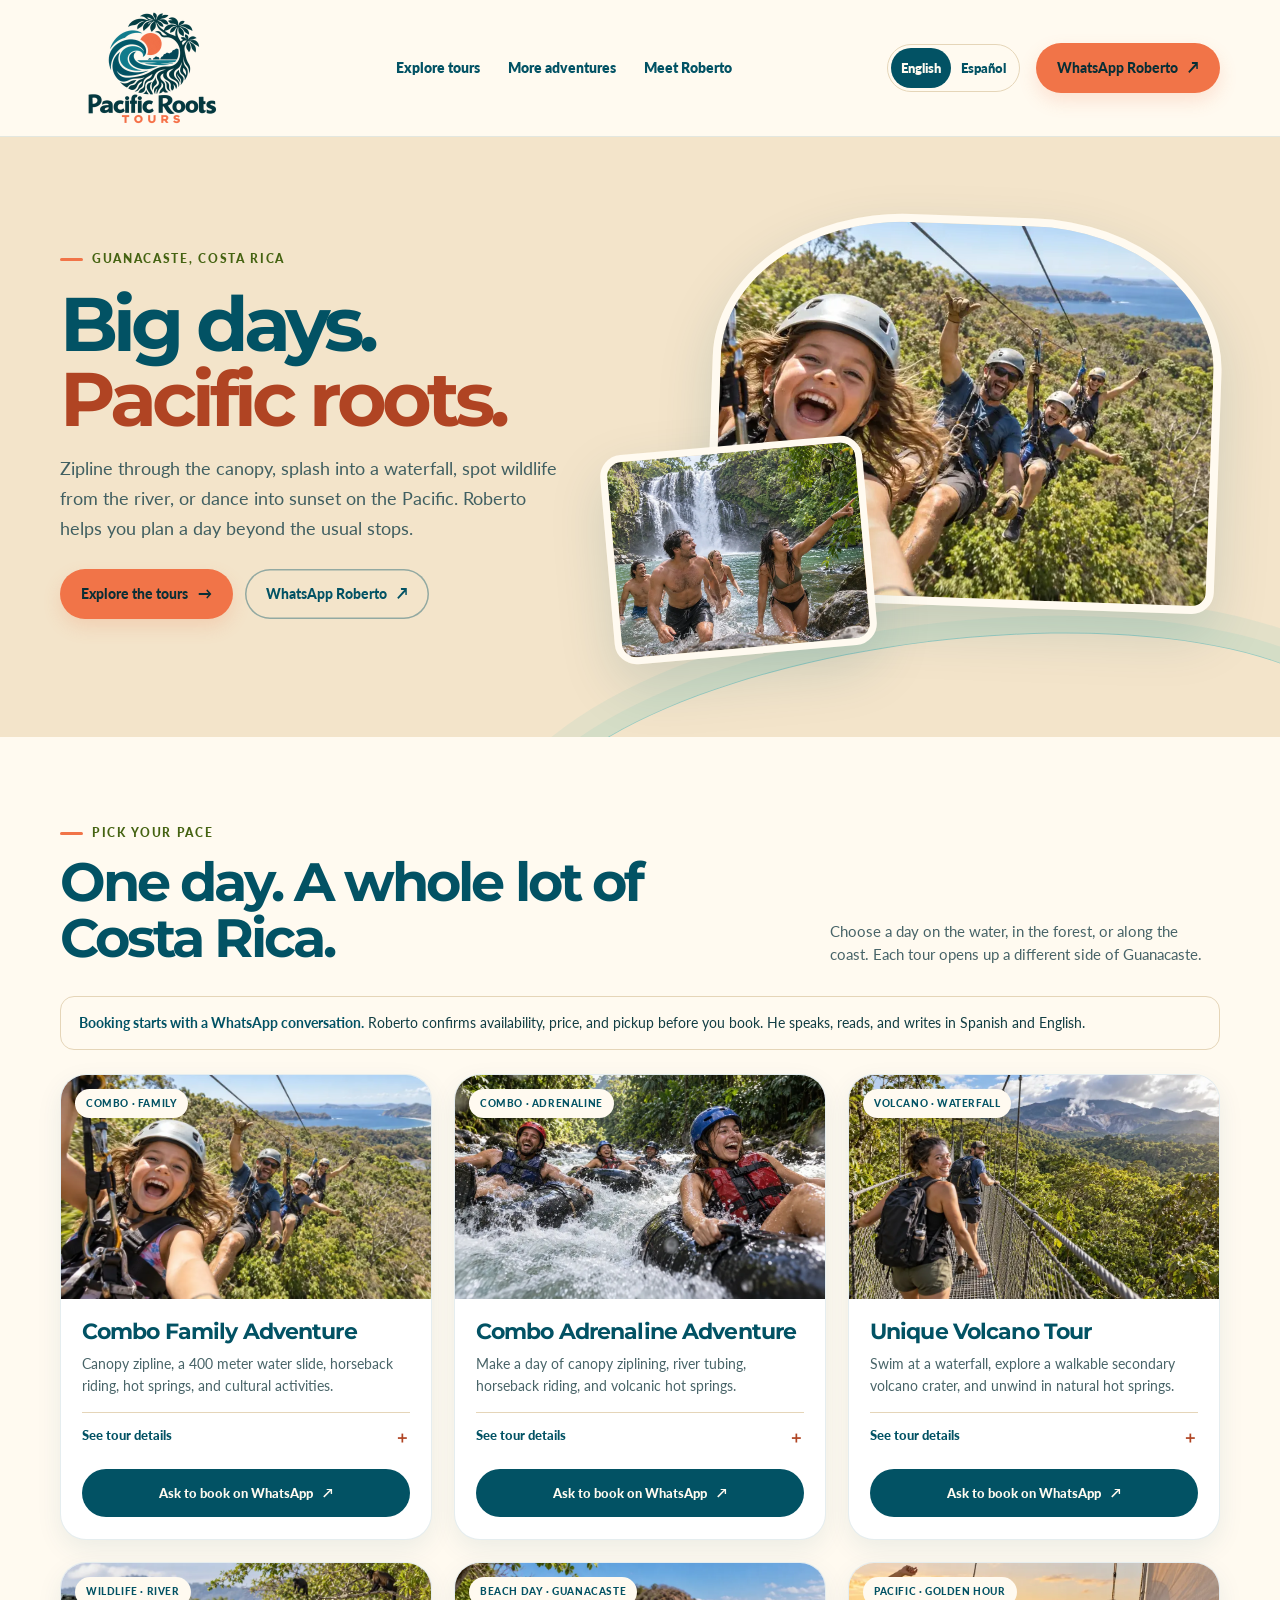
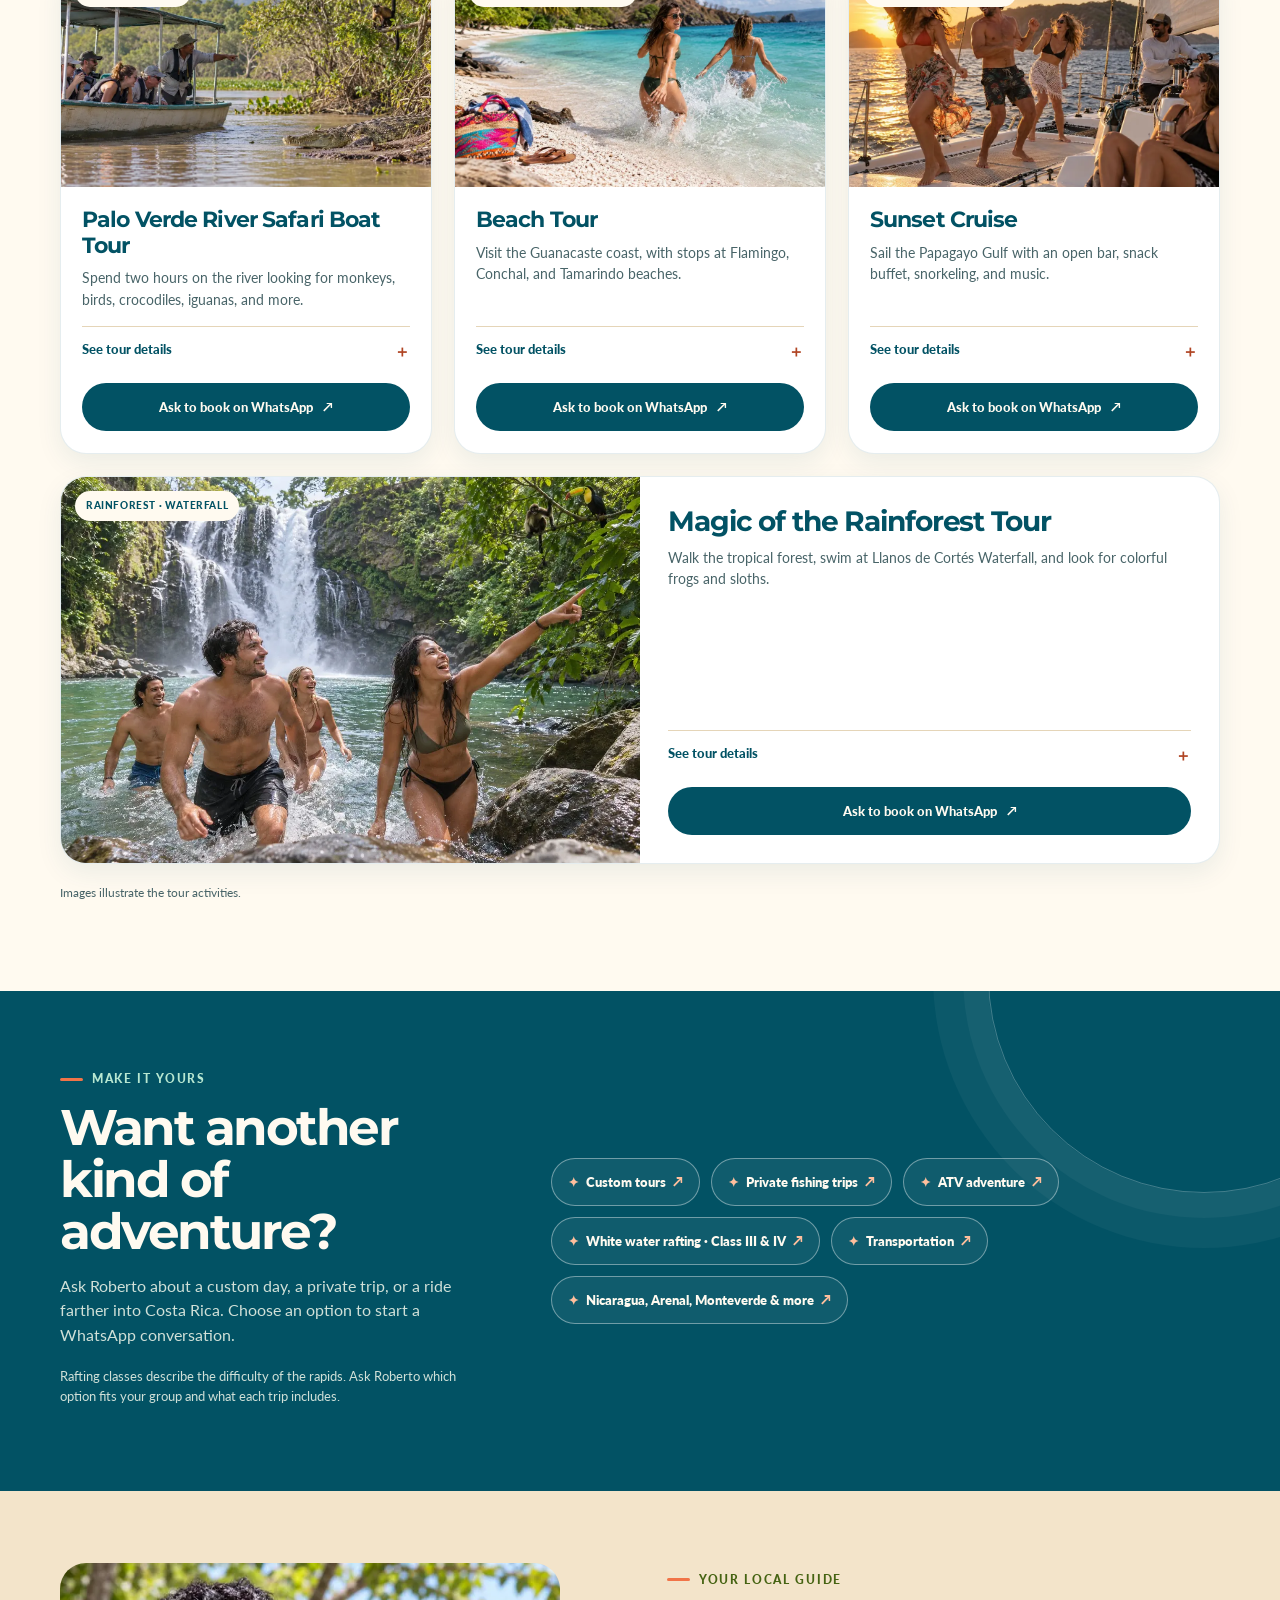
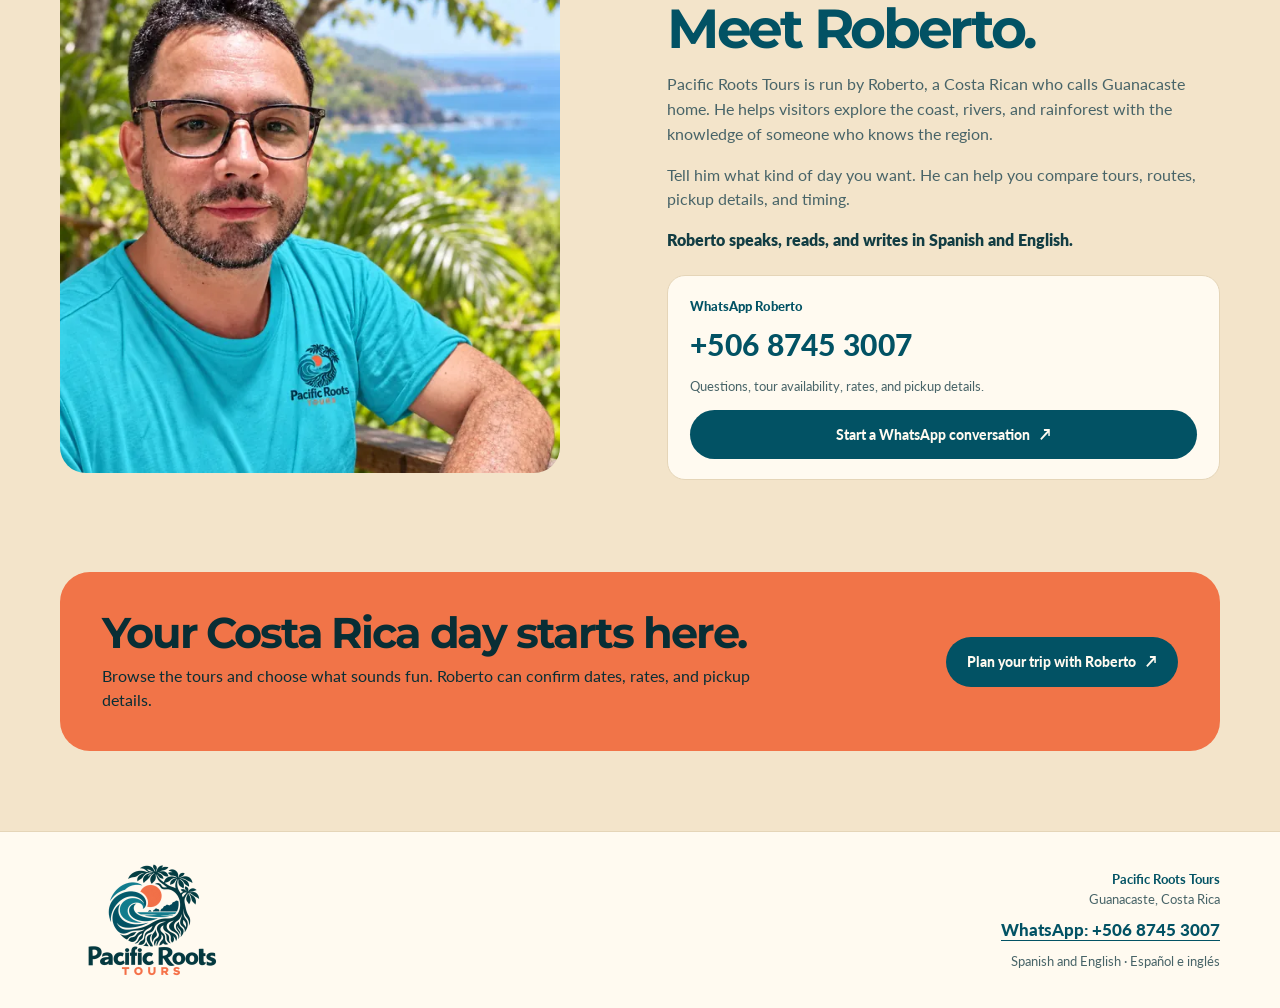
<file: index.html>
<!doctype html>
<html lang="en">
<head>
  <meta charset="utf-8">
  <meta name="viewport" content="width=device-width, initial-scale=1">
  <meta name="theme-color" content="#025264">
  <title>Pacific Roots Tours | Guanacaste, Costa Rica</title>
  <meta name="description" content="Explore Guanacaste with Roberto, your local Tico guide. Choose canopy and river adventures, waterfalls, wildlife, Pacific beaches, and sunset cruises.">
  <meta property="og:title" content="Pacific Roots Tours | Guanacaste, Costa Rica">
  <meta property="og:description" content="Canopy rides, river thrills, wildlife, waterfalls, beaches, and sunset cruises with local guide Roberto.">
  <meta property="og:type" content="website">
  <link rel="canonical" href="https://www.pacificrootstours.com/">
  <meta property="og:url" content="https://www.pacificrootstours.com/">

  <link rel="alternate" hreflang="en" href="https://www.pacificrootstours.com/">
  <link rel="alternate" hreflang="es" href="https://www.pacificrootstours.com/es/">
  <link rel="alternate" hreflang="x-default" href="https://www.pacificrootstours.com/">
  <meta property="og:locale" content="en_US">
  <meta property="og:locale:alternate" content="es_CR">
  <meta property="og:site_name" content="Pacific Roots Tours">
  <meta property="og:image" content="https://www.pacificrootstours.com/assets/family-zipline.webp">
  <meta property="og:image:width" content="1100">
  <meta property="og:image:height" content="550">
  <meta property="og:image:alt" content="Illustrative zipline adventure in Guanacaste, Costa Rica">
  <meta name="twitter:card" content="summary_large_image">
  <link rel="icon" type="image/webp" href="/assets/pacific-roots-logo-web.webp">
  <link rel="preconnect" href="https://fonts.googleapis.com">
  <link rel="preconnect" href="https://fonts.gstatic.com" crossorigin>
  <link href="https://fonts.googleapis.com/css2?family=Lato:wght@400;500;600;700;800;900&family=Montserrat:wght@600;700;800;900&display=swap" rel="stylesheet">
  <link rel="stylesheet" href="/assets/site.css">
  <script type="application/ld+json">{"@context":"https://schema.org","@graph":[{"@type":"TravelAgency","@id":"https://www.pacificrootstours.com/#business","name":"Pacific Roots Tours","url":"https://www.pacificrootstours.com/","logo":"https://www.pacificrootstours.com/assets/pacific-roots-logo-original.png","telephone":"+50687453007","areaServed":{"@type":"AdministrativeArea","name":"Guanacaste, Costa Rica"},"contactPoint":{"@type":"ContactPoint","telephone":"+50687453007","contactType":"Tour questions and booking requests","availableLanguage":["Spanish","English"],"url":"https://wa.me/50687453007"}},{"@type":"ItemList","name":"Pacific Roots Tours","itemListElement":[{"@type":"ListItem","position":1,"name":"Combo Family Adventure","url":"https://www.pacificrootstours.com/#family-adventure"},{"@type":"ListItem","position":2,"name":"Combo Adrenaline Adventure","url":"https://www.pacificrootstours.com/#adrenaline-adventure"},{"@type":"ListItem","position":3,"name":"Unique Volcano Tour","url":"https://www.pacificrootstours.com/#volcano-tour"},{"@type":"ListItem","position":4,"name":"Palo Verde River Safari Boat Tour","url":"https://www.pacificrootstours.com/#river-safari"},{"@type":"ListItem","position":5,"name":"Beach Tour","url":"https://www.pacificrootstours.com/#beach-tour"},{"@type":"ListItem","position":6,"name":"Sunset Cruise","url":"https://www.pacificrootstours.com/#sunset-cruise"},{"@type":"ListItem","position":7,"name":"Magic of the Rainforest Tour","url":"https://www.pacificrootstours.com/#rainforest-tour"}]}]}</script>
</head>
<body>
  <a class="skip-link" href="#top">Skip to main content</a>
  <header><div class="shell nav">
    <a class="brand" href="#top" aria-label="Pacific Roots Tours home"><img class="brand-logo" src="/assets/pacific-roots-logo-web.webp" alt="Pacific Roots Tours" width="1536" height="1024"></a>
    <nav class="nav-links" id="navLinks" aria-label="Main navigation"><a href="#tours">Explore tours</a><a href="#more">More adventures</a><a href="#roberto">Meet Roberto</a><a class="nav-contact" href="https://wa.me/50687453007?text=Hi%20Roberto!%20Could%20you%20help%20me%20plan%20a%20tour%20and%20confirm%20availability%2C%20rates%2C%20and%20pickup%3F" target="_blank" rel="noopener noreferrer">WhatsApp Roberto</a></nav>
    <div class="nav-actions"><nav class="language-switch" aria-label="Website language"><a href="/#top" lang="en" hreflang="en" aria-current="page">English</a><a href="/es/#top" lang="es" hreflang="es">Español</a></nav>
    <a class="button nav-cta" href="https://wa.me/50687453007?text=Hi%20Roberto!%20Could%20you%20help%20me%20plan%20a%20tour%20and%20confirm%20availability%2C%20rates%2C%20and%20pickup%3F" target="_blank" rel="noopener noreferrer">WhatsApp Roberto <span aria-hidden="true">↗</span></a>
    <button class="menu" id="menu" aria-label="Open menu" aria-expanded="false" aria-controls="navLinks">☰</button>
    </div>
  </div></header>
  <main id="top" tabindex="-1">
    <section class="hero"><div class="shell hero-grid">
      <div><span class="eyebrow">Guanacaste, Costa Rica</span><h1>Big days. <em>Pacific roots.</em></h1><p class="hero-copy">Zipline through the canopy, splash into a waterfall, spot wildlife from the river, or dance into sunset on the Pacific. Roberto helps you plan a day beyond the usual stops.</p><div class="actions"><a class="button" href="#tours">Explore the tours <span aria-hidden="true">→</span></a><a class="button outline" href="https://wa.me/50687453007?text=Hi%20Roberto!%20Could%20you%20help%20me%20plan%20a%20tour%20and%20confirm%20availability%2C%20rates%2C%20and%20pickup%3F" target="_blank" rel="noopener noreferrer">WhatsApp Roberto <span aria-hidden="true">↗</span></a></div></div>
      <div class="hero-photos" aria-label="Guests enjoying adventures in Guanacaste"><img class="hero-main" fetchpriority="high" src="/assets/family-zipline.webp" width="1100" height="550" alt="Family laughing together as they zipline over Guanacaste"><img class="hero-inset" src="/assets/rainforest-waterfall.webp" width="1100" height="733" alt="Travelers splashing beneath a Costa Rican waterfall"></div>
    </div></section>
    <section class="tour-section" id="tours"><div class="shell"><div class="section-head"><div><span class="eyebrow">Pick your pace</span><h2>One day. A whole lot of Costa Rica.</h2></div><p>Choose a day on the water, in the forest, or along the coast. Each tour opens up a different side of Guanacaste.</p></div>
      <p class="booking-help"><strong>Booking starts with a WhatsApp conversation.</strong> Roberto confirms availability, price, and pickup before you book. He speaks, reads, and writes in Spanish and English.</p>
      <div class="tour-grid">
        <article class="tour-card" id="family-adventure"><div class="tour-photo"><span class="tag">Combo · family</span><img src="/assets/family-zipline.webp" width="1100" height="550" alt="A family enjoying a canopy zipline above Guanacaste" loading="lazy"></div><div class="tour-content"><h3>Combo Family Adventure</h3><p>Canopy zipline, a 400 meter water slide, horseback riding, hot springs, and cultural activities.</p><details class="details"><summary>See tour details</summary><ul><li>Ziplining Canopy Tour</li><li>400 meters water slide thru the forest</li><li>45 minutes horseback riding</li><li>Hot Springs with volcanic mud</li><li>Pottery, sugar cane, bakery, coffee, and chocolate experiences</li></ul></details><a class="button deep tour-booking" href="https://wa.me/50687453007?text=Hi%20Roberto!%20I'd%20like%20to%20book%20the%20Combo%20Family%20Adventure.%20Could%20you%20confirm%20availability%2C%20rates%2C%20and%20pickup%20details%3F" target="_blank" rel="noopener noreferrer" aria-label="Ask to book on WhatsApp: Combo Family Adventure">Ask to book on WhatsApp <span aria-hidden="true">↗</span></a></div></article>
        <article class="tour-card" id="adrenaline-adventure"><div class="tour-photo"><span class="tag">Combo · adrenaline</span><img src="/assets/water-rapids.webp" width="1100" height="733" alt="Guests laughing as they ride inner tubes through Costa Rica rapids" loading="lazy"></div><div class="tour-content"><h3>Combo Adrenaline Adventure</h3><p>Make a day of canopy ziplining, river tubing, horseback riding, and volcanic hot springs.</p><details class="details"><summary>See tour details</summary><ul><li>Ziplining Canopy Tour</li><li>White Water Tubing</li><li>30 minutes horseback riding</li><li>Hot Springs with volcanic mud</li></ul></details><a class="button deep tour-booking" href="https://wa.me/50687453007?text=Hi%20Roberto!%20I'd%20like%20to%20book%20the%20Combo%20Adrenaline%20Adventure.%20Could%20you%20confirm%20availability%2C%20rates%2C%20and%20pickup%20details%3F" target="_blank" rel="noopener noreferrer" aria-label="Ask to book on WhatsApp: Combo Adrenaline Adventure">Ask to book on WhatsApp <span aria-hidden="true">↗</span></a></div></article>
        <article class="tour-card" id="volcano-tour"><div class="tour-photo"><span class="tag">Volcano · waterfall</span><img src="/assets/hanging-bridges.webp" width="1100" height="619" alt="Travelers crossing a hanging bridge in Costa Rica's rainforest" loading="lazy"></div><div class="tour-content"><h3>Unique Volcano Tour</h3><p>Swim at a waterfall, explore a walkable secondary volcano crater, and unwind in natural hot springs.</p><details class="details"><summary>See tour details</summary><ul><li>Natural pool with a waterfall</li><li>Optional Zipline Canopy Tour</li><li>Horseback riding or tractor ride</li><li>Walkable secondary volcano crater</li><li>Hot springs, volcanic mud, and sauna</li><li>Rainforest hike with a hanging bridge</li></ul></details><a class="button deep tour-booking" href="https://wa.me/50687453007?text=Hi%20Roberto!%20I'd%20like%20to%20book%20the%20Unique%20Volcano%20Tour.%20Could%20you%20confirm%20availability%2C%20rates%2C%20and%20pickup%20details%3F" target="_blank" rel="noopener noreferrer" aria-label="Ask to book on WhatsApp: Unique Volcano Tour">Ask to book on WhatsApp <span aria-hidden="true">↗</span></a></div></article>
        <article class="tour-card" id="river-safari"><div class="tour-photo"><span class="tag">Wildlife · river</span><img src="/assets/palo-verde-river.webp" width="1100" height="619" alt="Guests spot a crocodile from a safari boat on the Tempisque River" loading="lazy"></div><div class="tour-content"><h3>Palo Verde River Safari Boat Tour</h3><p>Spend two hours on the river looking for monkeys, birds, crocodiles, iguanas, and more.</p><details class="details"><summary>See tour details</summary><ul><li>2 hours river safari</li><li>Wildlife sightseeing</li><li>Typical lunch cooked on a wood stove</li><li>Pottery and coffee presentation</li></ul></details><a class="button deep tour-booking" href="https://wa.me/50687453007?text=Hi%20Roberto!%20I'd%20like%20to%20book%20the%20Palo%20Verde%20River%20Safari%20Boat%20Tour.%20Could%20you%20confirm%20availability%2C%20rates%2C%20and%20pickup%20details%3F" target="_blank" rel="noopener noreferrer" aria-label="Ask to book on WhatsApp: Palo Verde River Safari Boat Tour">Ask to book on WhatsApp <span aria-hidden="true">↗</span></a></div></article>
        <article class="tour-card" id="beach-tour"><div class="tour-photo"><span class="tag">Beach day · Guanacaste</span><img src="/assets/beach-day.webp" width="1100" height="733" alt="Friends splashing in clear turquoise water on a Costa Rica beach" loading="lazy"></div><div class="tour-content"><h3>Beach Tour</h3><p>Visit the Guanacaste coast, with stops at Flamingo, Conchal, and Tamarindo beaches.</p><details class="details"><summary>See tour details</summary><ul><li>Flamingo Beach</li><li>Conchal Beach</li><li>Tamarindo Beach</li><li>Optional surf lessons</li></ul></details><a class="button deep tour-booking" href="https://wa.me/50687453007?text=Hi%20Roberto!%20I'd%20like%20to%20book%20the%20Beach%20Tour.%20Could%20you%20confirm%20availability%2C%20rates%2C%20and%20pickup%20details%3F" target="_blank" rel="noopener noreferrer" aria-label="Ask to book on WhatsApp: Beach Tour">Ask to book on WhatsApp <span aria-hidden="true">↗</span></a></div></article>
        <article class="tour-card" id="sunset-cruise"><div class="tour-photo"><span class="tag">Pacific · golden hour</span><img src="/assets/sunset-cruise.webp" width="1100" height="619" alt="Guests dancing together on a sunset cruise in Papagayo Gulf" loading="lazy"></div><div class="tour-content"><h3>Sunset Cruise</h3><p>Sail the Papagayo Gulf with an open bar, snack buffet, snorkeling, and music.</p><details class="details"><summary>See tour details</summary><ul><li>Sightseeing tour on the Papagayo Gulf</li><li>Open Bar, Snack Buffet, Snorkeling &amp; Music</li><li>Choose the upper deck for the breeze or lower deck for less sun</li></ul></details><a class="button deep tour-booking" href="https://wa.me/50687453007?text=Hi%20Roberto!%20I'd%20like%20to%20book%20the%20Sunset%20Cruise.%20Could%20you%20confirm%20availability%2C%20rates%2C%20and%20pickup%20details%3F" target="_blank" rel="noopener noreferrer" aria-label="Ask to book on WhatsApp: Sunset Cruise">Ask to book on WhatsApp <span aria-hidden="true">↗</span></a></div></article>
        <article class="tour-card" id="rainforest-tour"><div class="tour-photo"><span class="tag">Rainforest · waterfall</span><img src="/assets/rainforest-waterfall.webp" width="1100" height="733" alt="Travelers enjoying the water at a rainforest waterfall in Costa Rica" loading="lazy"></div><div class="tour-content"><h3>Magic of the Rainforest Tour</h3><p>Walk the tropical forest, swim at Llanos de Cortés Waterfall, and look for colorful frogs and sloths.</p><details class="details"><summary>See tour details</summary><ul><li>Swim at the famous Llanos de Cortes Waterfall</li><li>Tropical Rain Forest hike with flora and fauna observation</li><li>Botanical Garden with colorful frogs and a high possibility to spot sloths</li><li>Coffee experience</li></ul></details><a class="button deep tour-booking" href="https://wa.me/50687453007?text=Hi%20Roberto!%20I'd%20like%20to%20book%20the%20Magic%20of%20the%20Rainforest%20Tour.%20Could%20you%20confirm%20availability%2C%20rates%2C%20and%20pickup%20details%3F" target="_blank" rel="noopener noreferrer" aria-label="Ask to book on WhatsApp: Magic of the Rainforest Tour">Ask to book on WhatsApp <span aria-hidden="true">↗</span></a></div></article>
      </div>
      <p class="image-note">Images illustrate the tour activities.</p>
    </div></section>
    <section class="more" id="more"><div class="shell more-grid"><div><span class="eyebrow">Make it yours</span><h2>Want another kind of adventure?</h2><p>Ask Roberto about a custom day, a private trip, or a ride farther into Costa Rica. Choose an option to start a WhatsApp conversation.</p><p class="service-note">Rafting classes describe the difficulty of the rapids. Ask Roberto which option fits your group and what each trip includes.</p></div><div class="pills"><a class="pill" href="https://wa.me/50687453007?text=Hi%20Roberto!%20I'd%20like%20to%20ask%20about%20Custom%20tours.%20Could%20you%20share%20availability%20and%20rates%3F" target="_blank" rel="noopener noreferrer" aria-label="Ask Roberto about Custom tours on WhatsApp"><b aria-hidden="true">✦</b><span class="pill-label">Custom tours</span> <span aria-hidden="true">↗</span></a><a class="pill" href="https://wa.me/50687453007?text=Hi%20Roberto!%20I'd%20like%20to%20ask%20about%20Private%20fishing%20trips.%20Could%20you%20share%20availability%20and%20rates%3F" target="_blank" rel="noopener noreferrer" aria-label="Ask Roberto about Private fishing trips on WhatsApp"><b aria-hidden="true">✦</b><span class="pill-label">Private fishing trips</span> <span aria-hidden="true">↗</span></a><a class="pill" href="https://wa.me/50687453007?text=Hi%20Roberto!%20I'd%20like%20to%20ask%20about%20ATV%20adventure.%20Could%20you%20share%20availability%20and%20rates%3F" target="_blank" rel="noopener noreferrer" aria-label="Ask Roberto about ATV adventure on WhatsApp"><b aria-hidden="true">✦</b><span class="pill-label">ATV adventure</span> <span aria-hidden="true">↗</span></a><a class="pill" href="https://wa.me/50687453007?text=Hi%20Roberto!%20I'd%20like%20to%20ask%20about%20White%20water%20rafting%20%C2%B7%20Class%20III%20%26%20IV.%20Could%20you%20share%20availability%20and%20rates%3F" target="_blank" rel="noopener noreferrer" aria-label="Ask Roberto about White water rafting · Class III &amp; IV on WhatsApp"><b aria-hidden="true">✦</b><span class="pill-label">White water rafting · Class III &amp; IV</span> <span aria-hidden="true">↗</span></a><a class="pill" href="https://wa.me/50687453007?text=Hi%20Roberto!%20I'd%20like%20to%20ask%20about%20Transportation.%20Could%20you%20share%20availability%20and%20rates%3F" target="_blank" rel="noopener noreferrer" aria-label="Ask Roberto about Transportation on WhatsApp"><b aria-hidden="true">✦</b><span class="pill-label">Transportation</span> <span aria-hidden="true">↗</span></a><a class="pill" href="https://wa.me/50687453007?text=Hi%20Roberto!%20I'd%20like%20to%20ask%20about%20Nicaragua%2C%20Arenal%2C%20Monteverde%20%26%20more.%20Could%20you%20share%20availability%20and%20rates%3F" target="_blank" rel="noopener noreferrer" aria-label="Ask Roberto about Nicaragua, Arenal, Monteverde &amp; more on WhatsApp"><b aria-hidden="true">✦</b><span class="pill-label">Nicaragua, Arenal, Monteverde &amp; more</span> <span aria-hidden="true">↗</span></a></div></div></section>
    <section class="roberto" id="roberto"><div class="shell roberto-grid"><div class="roberto-photo"><img src="/assets/roberto-coastal.webp" width="599" height="610" alt="Roberto, your Costa Rican guide with Pacific Roots Tours" loading="lazy"></div><div class="roberto-copy"><span class="eyebrow">Your local guide</span><h2>Meet Roberto.</h2><p>Pacific Roots Tours is run by Roberto, a Costa Rican who calls Guanacaste home. He helps visitors explore the coast, rivers, and rainforest with the knowledge of someone who knows the region.</p><p>Tell him what kind of day you want. He can help you compare tours, routes, pickup details, and timing.</p><p class="languages">Roberto speaks, reads, and writes in Spanish and English.</p><div class="contact-card"><span class="contact-label">WhatsApp Roberto</span><a class="contact-number" href="https://wa.me/50687453007?text=Hi%20Roberto!%20Could%20you%20help%20me%20plan%20a%20tour%20and%20confirm%20availability%2C%20rates%2C%20and%20pickup%3F" target="_blank" rel="noopener noreferrer">+506 8745 3007</a><p>Questions, tour availability, rates, and pickup details.</p><a class="button deep" href="https://wa.me/50687453007?text=Hi%20Roberto!%20Could%20you%20help%20me%20plan%20a%20tour%20and%20confirm%20availability%2C%20rates%2C%20and%20pickup%3F" target="_blank" rel="noopener noreferrer">Start a WhatsApp conversation <span aria-hidden="true">↗</span></a></div></div></div></section>
    <section class="plan" id="plan"><div class="shell"><div class="plan-card"><div class="plan-copy"><h2>Your Costa Rica day starts here.</h2><p>Browse the tours and choose what sounds fun. Roberto can confirm dates, rates, and pickup details.</p></div><a class="button deep" href="https://wa.me/50687453007?text=Hi%20Roberto!%20I'd%20like%20to%20book%20a%20Pacific%20Roots%20tour.%20Could%20you%20help%20me%20with%20dates%2C%20rates%2C%20and%20pickup%3F" target="_blank" rel="noopener noreferrer">Plan your trip with Roberto <span aria-hidden="true">↗</span></a></div></div></section>
  </main>
  <footer><div class="shell footer-row"><a class="brand footer-brand" href="#top" aria-label="Pacific Roots Tours home"><img class="brand-logo" src="/assets/pacific-roots-logo-web.webp" alt="Pacific Roots Tours" width="1536" height="1024"></a><div class="footer-note"><strong>Pacific Roots Tours</strong><br>Guanacaste, Costa Rica<br><a href="https://wa.me/50687453007?text=Hi%20Roberto!%20Could%20you%20help%20me%20plan%20a%20tour%20and%20confirm%20availability%2C%20rates%2C%20and%20pickup%3F" target="_blank" rel="noopener noreferrer">WhatsApp: +506 8745 3007</a><br>Spanish and English · Español e inglés</div></div></footer>
  <script>

    const m=document.getElementById('menu'),n=document.getElementById('navLinks');
    if(m&&n){
      document.documentElement.classList.add('has-js');
      const closeMenu=()=>{n.classList.remove('open');m.setAttribute('aria-expanded','false');m.setAttribute('aria-label','Open menu');m.textContent='☰'};
      m.addEventListener('click',()=>{const open=n.classList.toggle('open');m.setAttribute('aria-expanded',String(open));m.setAttribute('aria-label',open?'Close menu':'Open menu');m.textContent=open?'×':'☰'});
      n.querySelectorAll('a').forEach(a=>a.addEventListener('click',closeMenu));
      document.addEventListener('keydown',e=>{if(e.key==='Escape'&&n.classList.contains('open')){closeMenu();m.focus()}});
    }
  </script>
</body>
</html>
</file>
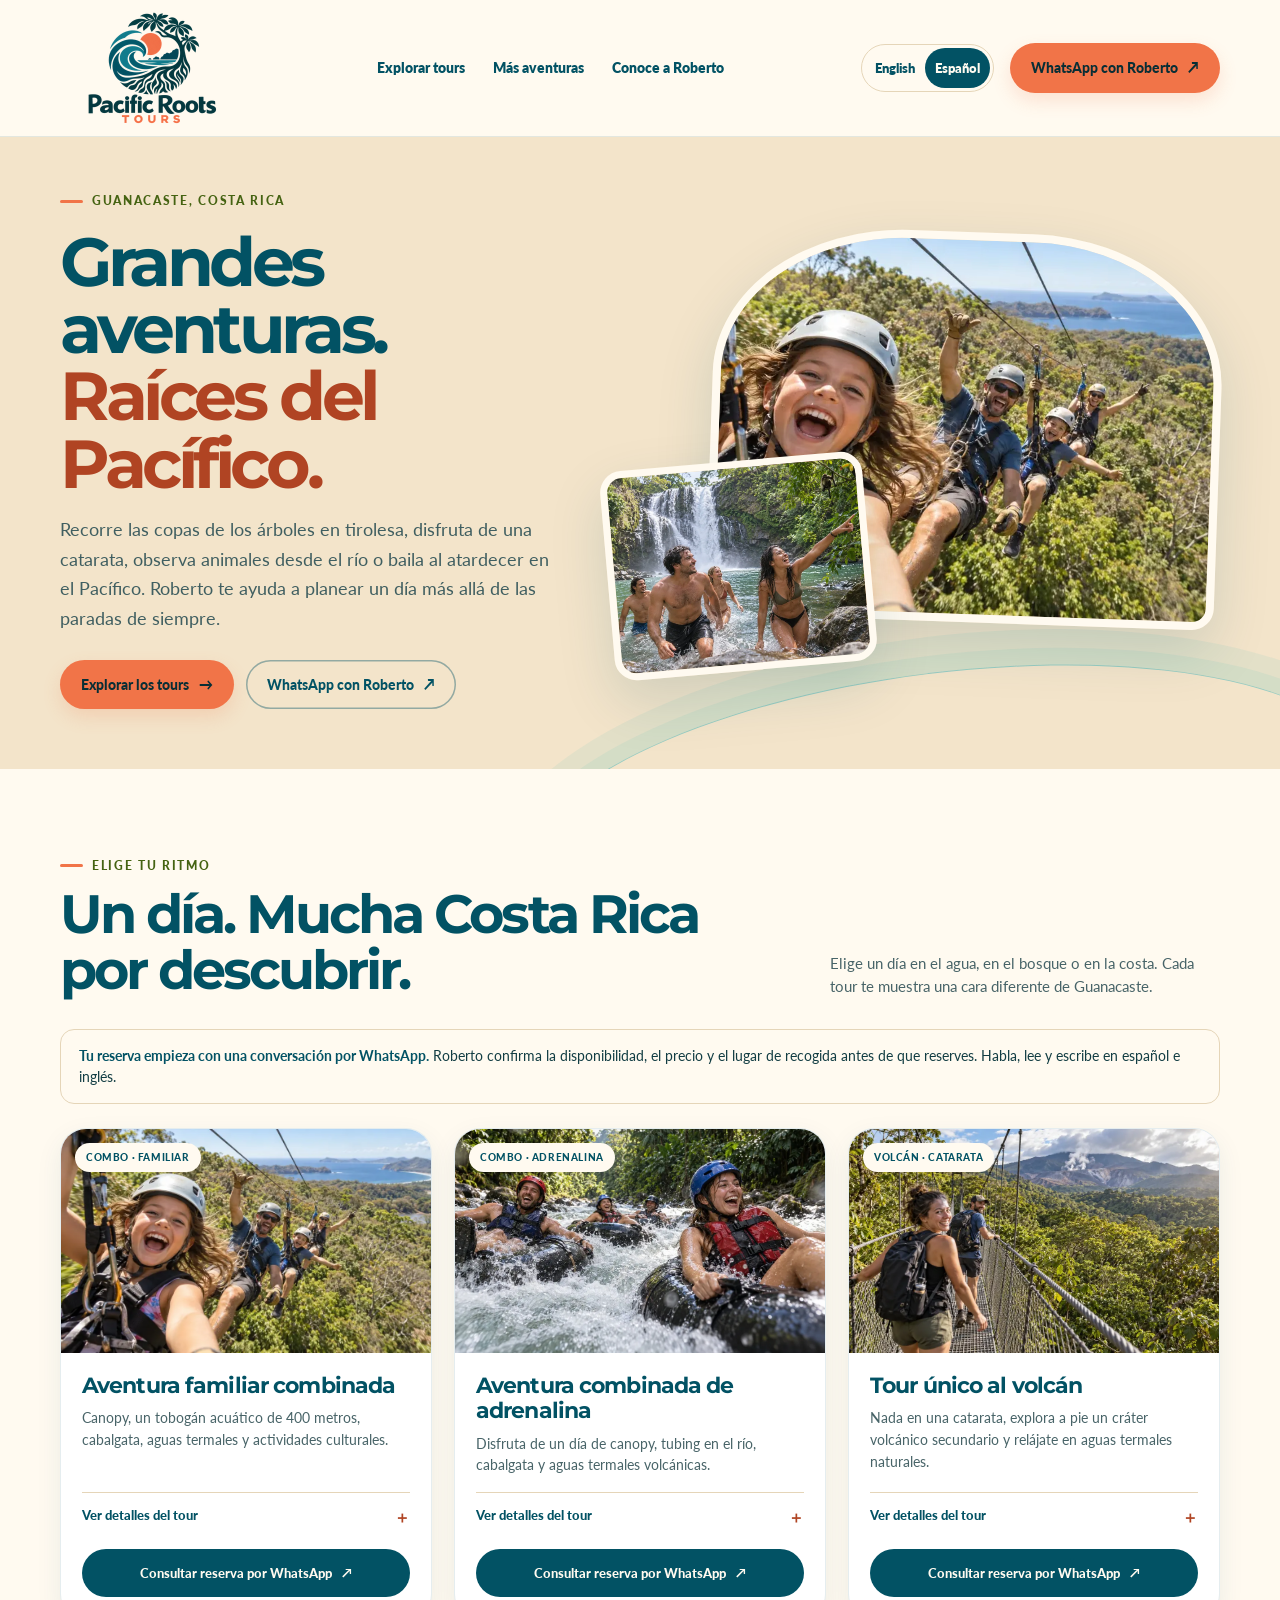
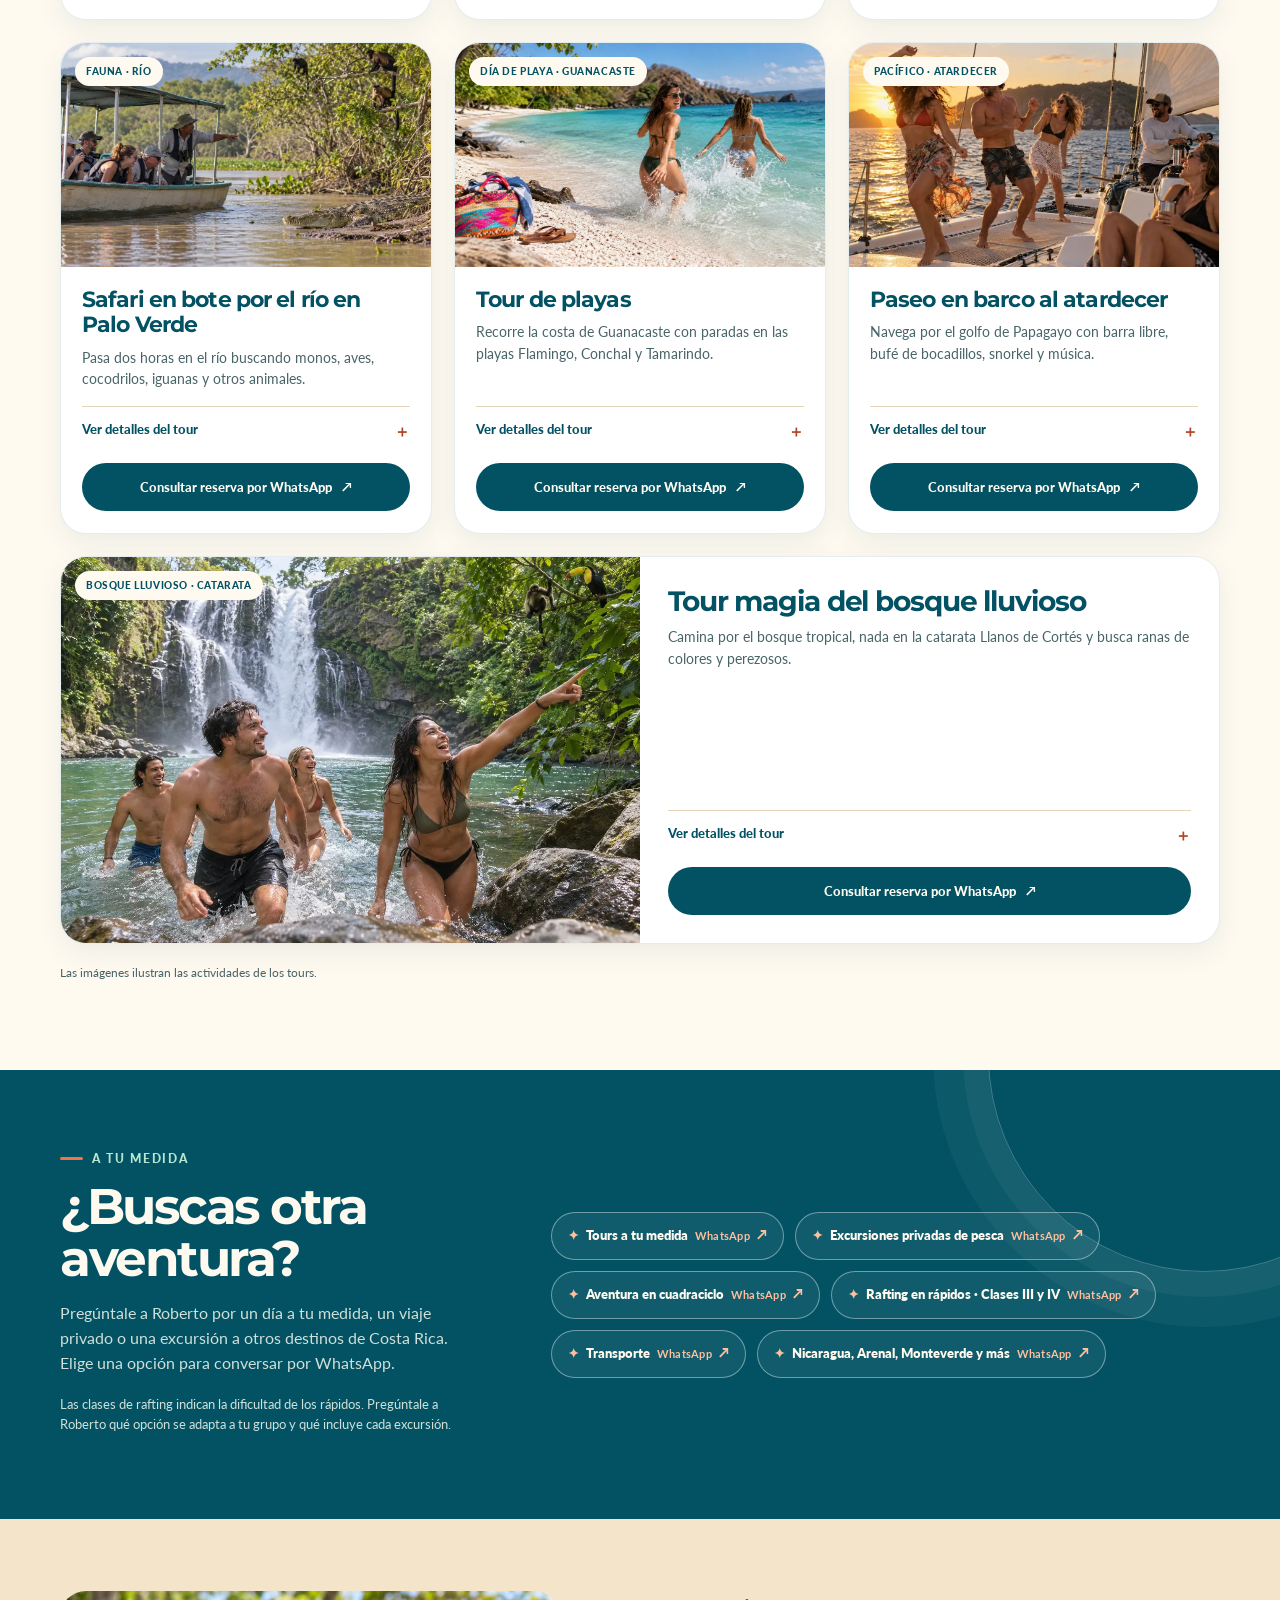
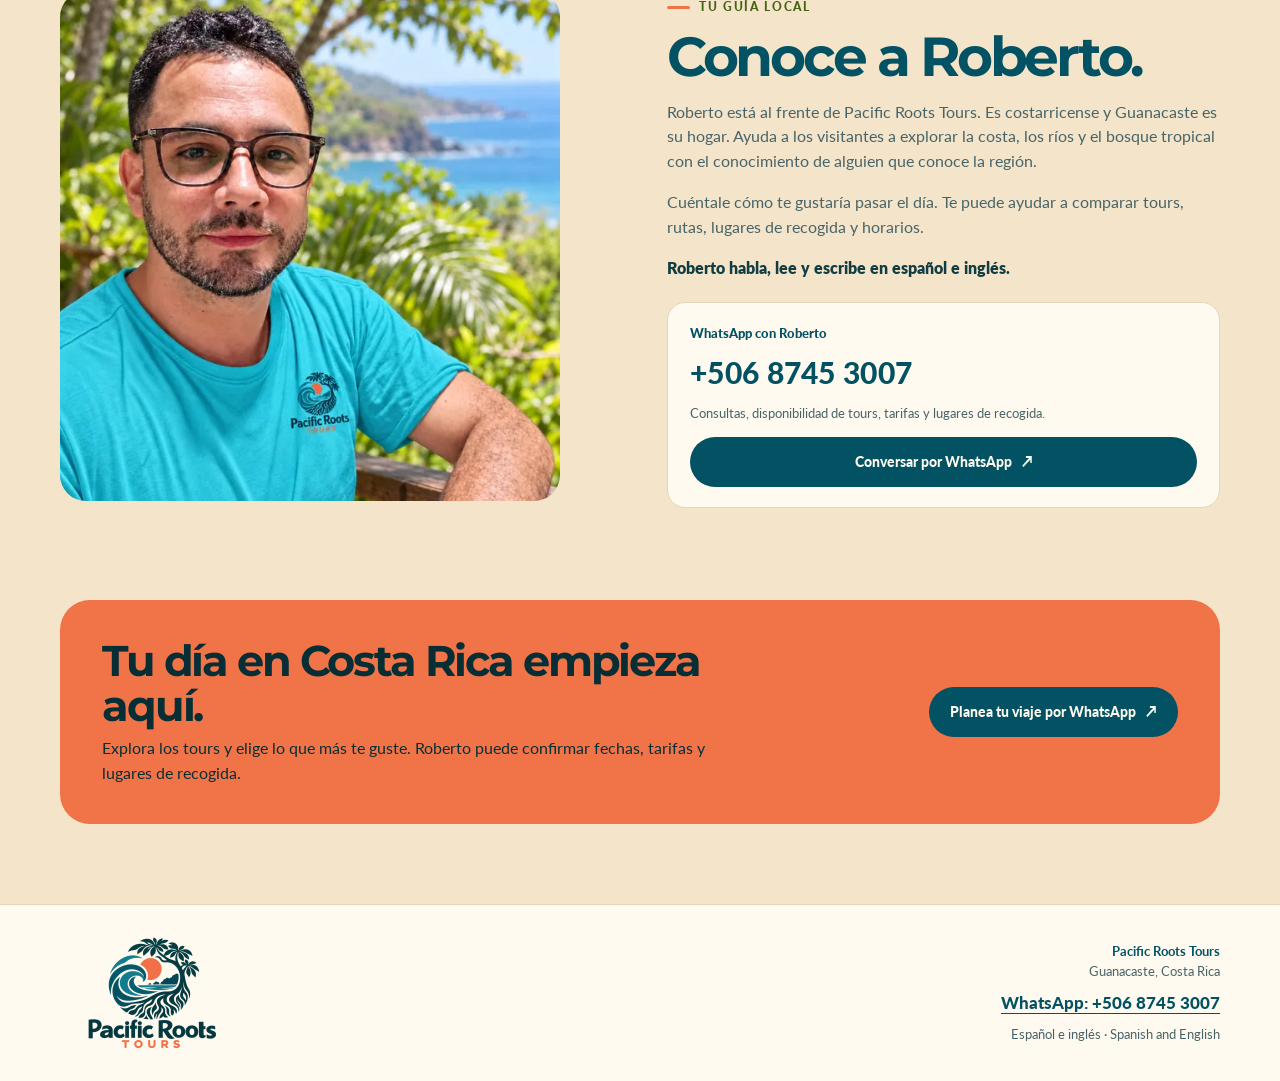
<file: es/index.html>
<!doctype html>
<html lang="es">
<head>
  <meta charset="utf-8">
  <meta name="viewport" content="width=device-width, initial-scale=1">
  <meta name="theme-color" content="#025264">
  <title>Pacific Roots Tours | Tours en Guanacaste, Costa Rica</title>
  <meta name="description" content="Explora Guanacaste con Roberto, tu guía local costarricense. Elige entre canopy, aventuras en el río, cataratas, vida silvestre, playas y paseos al atardecer.">
  <meta property="og:title" content="Pacific Roots Tours | Tours en Guanacaste, Costa Rica">
  <meta property="og:description" content="Canopy, aventuras en el río, vida silvestre, cataratas, playas y paseos al atardecer con Roberto, tu guía local.">
  <meta property="og:type" content="website">
  <link rel="canonical" href="https://www.pacificrootstours.com/es/">
  <meta property="og:url" content="https://www.pacificrootstours.com/es/">

  <link rel="alternate" hreflang="en" href="https://www.pacificrootstours.com/">
  <link rel="alternate" hreflang="es" href="https://www.pacificrootstours.com/es/">
  <link rel="alternate" hreflang="x-default" href="https://www.pacificrootstours.com/">
  <meta property="og:locale" content="es_CR">
  <meta property="og:locale:alternate" content="en_US">
  <meta property="og:site_name" content="Pacific Roots Tours">
  <meta property="og:image" content="https://www.pacificrootstours.com/assets/family-zipline.webp">
  <meta property="og:image:width" content="1100">
  <meta property="og:image:height" content="550">
  <meta property="og:image:alt" content="Imagen ilustrativa de una aventura de canopy en Guanacaste, Costa Rica">
  <meta name="twitter:card" content="summary_large_image">
  <link rel="icon" type="image/webp" href="/assets/pacific-roots-logo-web.webp">
  <link rel="preconnect" href="https://fonts.googleapis.com">
  <link rel="preconnect" href="https://fonts.gstatic.com" crossorigin>
  <link href="https://fonts.googleapis.com/css2?family=Lato:wght@400;500;600;700;800;900&amp;family=Montserrat:wght@600;700;800;900&amp;display=swap" rel="stylesheet">
  <link rel="stylesheet" href="/assets/site.css">
  <script type="application/ld+json">{"@context":"https://schema.org","@graph":[{"@type":"TravelAgency","@id":"https://www.pacificrootstours.com/#business","name":"Pacific Roots Tours","url":"https://www.pacificrootstours.com/","logo":"https://www.pacificrootstours.com/assets/pacific-roots-logo-original.png","telephone":"+50687453007","areaServed":{"@type":"AdministrativeArea","name":"Guanacaste, Costa Rica"},"contactPoint":{"@type":"ContactPoint","telephone":"+50687453007","contactType":"Consultas sobre tours y solicitudes de reserva","availableLanguage":["Spanish","English"],"url":"https://wa.me/50687453007"}},{"@type":"ItemList","name":"Pacific Roots Tours","itemListElement":[{"@type":"ListItem","position":1,"name":"Aventura familiar combinada","url":"https://www.pacificrootstours.com/es/#family-adventure"},{"@type":"ListItem","position":2,"name":"Aventura combinada de adrenalina","url":"https://www.pacificrootstours.com/es/#adrenaline-adventure"},{"@type":"ListItem","position":3,"name":"Tour único al volcán","url":"https://www.pacificrootstours.com/es/#volcano-tour"},{"@type":"ListItem","position":4,"name":"Safari en bote por el río en Palo Verde","url":"https://www.pacificrootstours.com/es/#river-safari"},{"@type":"ListItem","position":5,"name":"Tour de playas","url":"https://www.pacificrootstours.com/es/#beach-tour"},{"@type":"ListItem","position":6,"name":"Paseo en barco al atardecer","url":"https://www.pacificrootstours.com/es/#sunset-cruise"},{"@type":"ListItem","position":7,"name":"Tour magia del bosque lluvioso","url":"https://www.pacificrootstours.com/es/#rainforest-tour"}]}]}</script>
</head>
<body>
  <a class="skip-link" href="#top">Ir al contenido principal</a>
  <header><div class="shell nav">
    <a class="brand" href="#top" aria-label="Inicio de Pacific Roots Tours"><img class="brand-logo" src="/assets/pacific-roots-logo-web.webp" alt="Pacific Roots Tours" width="1536" height="1024"></a>
    <nav class="nav-links" id="navLinks" aria-label="Navegación principal"><a href="#tours">Explorar tours</a><a href="#more">Más aventuras</a><a href="#roberto">Conoce a Roberto</a><a class="nav-contact" href="https://wa.me/50687453007?text=%C2%A1Hola%2C%20Roberto%21%20%C2%BFPodr%C3%ADas%20ayudarme%20a%20planear%20un%20tour%20y%20confirmar%20la%20disponibilidad%2C%20las%20tarifas%20y%20el%20lugar%20de%20recogida%3F" target="_blank" rel="noopener noreferrer">WhatsApp con Roberto</a></nav>
    <div class="nav-actions"><nav class="language-switch" aria-label="Idioma del sitio"><a href="/#top" lang="en" hreflang="en">English</a><a href="/es/#top" lang="es" hreflang="es" aria-current="page">Español</a></nav>
    <a class="button nav-cta" href="https://wa.me/50687453007?text=%C2%A1Hola%2C%20Roberto%21%20%C2%BFPodr%C3%ADas%20ayudarme%20a%20planear%20un%20tour%20y%20confirmar%20la%20disponibilidad%2C%20las%20tarifas%20y%20el%20lugar%20de%20recogida%3F" target="_blank" rel="noopener noreferrer">WhatsApp con Roberto <span aria-hidden="true">↗</span></a>
    <button class="menu" id="menu" aria-label="Abrir menú" aria-expanded="false" aria-controls="navLinks">☰</button>
    </div>
  </div></header>
  <main id="top" tabindex="-1">
    <section class="hero"><div class="shell hero-grid">
      <div><span class="eyebrow">Guanacaste, Costa Rica</span><h1>Grandes aventuras. <em>Raíces del Pacífico.</em></h1><p class="hero-copy">Recorre las copas de los árboles en tirolesa, disfruta de una catarata, observa animales desde el río o baila al atardecer en el Pacífico. Roberto te ayuda a planear un día más allá de las paradas de siempre.</p><div class="actions"><a class="button" href="#tours">Explorar los tours <span aria-hidden="true">→</span></a><a class="button outline" href="https://wa.me/50687453007?text=%C2%A1Hola%2C%20Roberto%21%20%C2%BFPodr%C3%ADas%20ayudarme%20a%20planear%20un%20tour%20y%20confirmar%20la%20disponibilidad%2C%20las%20tarifas%20y%20el%20lugar%20de%20recogida%3F" target="_blank" rel="noopener noreferrer">WhatsApp con Roberto <span aria-hidden="true">↗</span></a></div></div>
      <div class="hero-photos" aria-label="Visitantes disfrutando de aventuras en Guanacaste"><img class="hero-main" fetchpriority="high" src="/assets/family-zipline.webp" width="1100" height="550" alt="Una familia se divierte en un recorrido de canopy en Guanacaste"><img class="hero-inset" src="/assets/rainforest-waterfall.webp" width="1100" height="733" alt="Viajeros disfrutando del agua bajo una catarata de Costa Rica"></div>
    </div></section>
    <section class="tour-section" id="tours"><div class="shell"><div class="section-head"><div><span class="eyebrow">Elige tu ritmo</span><h2>Un día. Mucha Costa Rica por descubrir.</h2></div><p>Elige un día en el agua, en el bosque o en la costa. Cada tour te muestra una cara diferente de Guanacaste.</p></div>
      <p class="booking-help"><strong>Tu reserva empieza con una conversación por WhatsApp.</strong> Roberto confirma la disponibilidad, el precio y el lugar de recogida antes de que reserves. Habla, lee y escribe en español e inglés.</p>
      <div class="tour-grid">
        <article class="tour-card" id="family-adventure"><div class="tour-photo"><span class="tag">Combo · familiar</span><img src="/assets/family-zipline.webp" width="1100" height="550" alt="Una familia disfruta de un tour de canopy en Guanacaste" loading="lazy"></div><div class="tour-content"><h3>Aventura familiar combinada</h3><p>Canopy, un tobogán acuático de 400 metros, cabalgata, aguas termales y actividades culturales.</p><details class="details"><summary>Ver detalles del tour</summary><ul><li>Tour de canopy</li><li>Tobogán acuático de 400 metros a través del bosque</li><li>Cabalgata de 45 minutos</li><li>Aguas termales con barro volcánico</li><li>Experiencias de alfarería, caña de azúcar, panadería, café y chocolate</li></ul></details><a class="button deep tour-booking" href="https://wa.me/50687453007?text=%C2%A1Hola%2C%20Roberto%21%20Me%20interesa%20reservar%3A%20Aventura%20familiar%20combinada.%20%C2%BFPodr%C3%ADas%20confirmar%20la%20disponibilidad%2C%20las%20tarifas%20y%20los%20detalles%20de%20recogida%3F" target="_blank" rel="noopener noreferrer" aria-label="Consultar reserva por WhatsApp: Aventura familiar combinada">Consultar reserva por WhatsApp <span aria-hidden="true">↗</span></a></div></article>
        <article class="tour-card" id="adrenaline-adventure"><div class="tour-photo"><span class="tag">Combo · adrenalina</span><img src="/assets/water-rapids.webp" width="1100" height="733" alt="Visitantes se divierten haciendo tubing en los rápidos de Costa Rica" loading="lazy"></div><div class="tour-content"><h3>Aventura combinada de adrenalina</h3><p>Disfruta de un día de canopy, tubing en el río, cabalgata y aguas termales volcánicas.</p><details class="details"><summary>Ver detalles del tour</summary><ul><li>Tour de canopy</li><li>Tubing en rápidos</li><li>Cabalgata de 30 minutos</li><li>Aguas termales con barro volcánico</li></ul></details><a class="button deep tour-booking" href="https://wa.me/50687453007?text=%C2%A1Hola%2C%20Roberto%21%20Me%20interesa%20reservar%3A%20Aventura%20combinada%20de%20adrenalina.%20%C2%BFPodr%C3%ADas%20confirmar%20la%20disponibilidad%2C%20las%20tarifas%20y%20los%20detalles%20de%20recogida%3F" target="_blank" rel="noopener noreferrer" aria-label="Consultar reserva por WhatsApp: Aventura combinada de adrenalina">Consultar reserva por WhatsApp <span aria-hidden="true">↗</span></a></div></article>
        <article class="tour-card" id="volcano-tour"><div class="tour-photo"><span class="tag">Volcán · catarata</span><img src="/assets/hanging-bridges.webp" width="1100" height="619" alt="Viajeros cruzando un puente colgante en el bosque tropical lluvioso de Costa Rica" loading="lazy"></div><div class="tour-content"><h3>Tour único al volcán</h3><p>Nada en una catarata, explora a pie un cráter volcánico secundario y relájate en aguas termales naturales.</p><details class="details"><summary>Ver detalles del tour</summary><ul><li>Poza natural con catarata</li><li>Tour de canopy opcional</li><li>Cabalgata o recorrido en tractor</li><li>Cráter volcánico secundario que se puede recorrer a pie</li><li>Aguas termales, barro volcánico y sauna</li><li>Caminata por el bosque tropical lluvioso con un puente colgante</li></ul></details><a class="button deep tour-booking" href="https://wa.me/50687453007?text=%C2%A1Hola%2C%20Roberto%21%20Me%20interesa%20reservar%3A%20Tour%20%C3%BAnico%20al%20volc%C3%A1n.%20%C2%BFPodr%C3%ADas%20confirmar%20la%20disponibilidad%2C%20las%20tarifas%20y%20los%20detalles%20de%20recogida%3F" target="_blank" rel="noopener noreferrer" aria-label="Consultar reserva por WhatsApp: Tour único al volcán">Consultar reserva por WhatsApp <span aria-hidden="true">↗</span></a></div></article>
        <article class="tour-card" id="river-safari"><div class="tour-photo"><span class="tag">Fauna · río</span><img src="/assets/palo-verde-river.webp" width="1100" height="619" alt="Visitantes observan un cocodrilo desde un bote de safari en el río Tempisque" loading="lazy"></div><div class="tour-content"><h3>Safari en bote por el río en Palo Verde</h3><p>Pasa dos horas en el río buscando monos, aves, cocodrilos, iguanas y otros animales.</p><details class="details"><summary>Ver detalles del tour</summary><ul><li>Safari de 2 horas por el río</li><li>Observación de vida silvestre</li><li>Almuerzo típico preparado en cocina de leña</li><li>Demostración de alfarería y café</li></ul></details><a class="button deep tour-booking" href="https://wa.me/50687453007?text=%C2%A1Hola%2C%20Roberto%21%20Me%20interesa%20reservar%3A%20Safari%20en%20bote%20por%20el%20r%C3%ADo%20en%20Palo%20Verde.%20%C2%BFPodr%C3%ADas%20confirmar%20la%20disponibilidad%2C%20las%20tarifas%20y%20los%20detalles%20de%20recogida%3F" target="_blank" rel="noopener noreferrer" aria-label="Consultar reserva por WhatsApp: Safari en bote por el río en Palo Verde">Consultar reserva por WhatsApp <span aria-hidden="true">↗</span></a></div></article>
        <article class="tour-card" id="beach-tour"><div class="tour-photo"><span class="tag">Día de playa · Guanacaste</span><img src="/assets/beach-day.webp" width="1100" height="733" alt="Amigos disfrutando del agua turquesa en una playa de Costa Rica" loading="lazy"></div><div class="tour-content"><h3>Tour de playas</h3><p>Recorre la costa de Guanacaste con paradas en las playas Flamingo, Conchal y Tamarindo.</p><details class="details"><summary>Ver detalles del tour</summary><ul><li>Playa Flamingo</li><li>Playa Conchal</li><li>Playa Tamarindo</li><li>Clases de surf opcionales</li></ul></details><a class="button deep tour-booking" href="https://wa.me/50687453007?text=%C2%A1Hola%2C%20Roberto%21%20Me%20interesa%20reservar%3A%20Tour%20de%20playas.%20%C2%BFPodr%C3%ADas%20confirmar%20la%20disponibilidad%2C%20las%20tarifas%20y%20los%20detalles%20de%20recogida%3F" target="_blank" rel="noopener noreferrer" aria-label="Consultar reserva por WhatsApp: Tour de playas">Consultar reserva por WhatsApp <span aria-hidden="true">↗</span></a></div></article>
        <article class="tour-card" id="sunset-cruise"><div class="tour-photo"><span class="tag">Pacífico · atardecer</span><img src="/assets/sunset-cruise.webp" width="1100" height="619" alt="Visitantes bailando durante un paseo al atardecer en el golfo de Papagayo" loading="lazy"></div><div class="tour-content"><h3>Paseo en barco al atardecer</h3><p>Navega por el golfo de Papagayo con barra libre, bufé de bocadillos, snorkel y música.</p><details class="details"><summary>Ver detalles del tour</summary><ul><li>Paseo por el golfo de Papagayo</li><li>Barra libre, bufé de bocadillos, snorkel y música</li><li>Elige la cubierta superior para disfrutar de la brisa o la inferior para recibir menos sol</li></ul></details><a class="button deep tour-booking" href="https://wa.me/50687453007?text=%C2%A1Hola%2C%20Roberto%21%20Me%20interesa%20reservar%3A%20Paseo%20en%20barco%20al%20atardecer.%20%C2%BFPodr%C3%ADas%20confirmar%20la%20disponibilidad%2C%20las%20tarifas%20y%20los%20detalles%20de%20recogida%3F" target="_blank" rel="noopener noreferrer" aria-label="Consultar reserva por WhatsApp: Paseo en barco al atardecer">Consultar reserva por WhatsApp <span aria-hidden="true">↗</span></a></div></article>
        <article class="tour-card" id="rainforest-tour"><div class="tour-photo"><span class="tag">Bosque lluvioso · catarata</span><img src="/assets/rainforest-waterfall.webp" width="1100" height="733" alt="Viajeros disfrutando del agua en una catarata del bosque tropical de Costa Rica" loading="lazy"></div><div class="tour-content"><h3>Tour magia del bosque lluvioso</h3><p>Camina por el bosque tropical, nada en la catarata Llanos de Cortés y busca ranas de colores y perezosos.</p><details class="details"><summary>Ver detalles del tour</summary><ul><li>Baño en la famosa catarata Llanos de Cortés</li><li>Caminata por el bosque tropical lluvioso con observación de flora y fauna</li><li>Jardín botánico con ranas de colores y muchas posibilidades de ver perezosos</li><li>Experiencia del café</li></ul></details><a class="button deep tour-booking" href="https://wa.me/50687453007?text=%C2%A1Hola%2C%20Roberto%21%20Me%20interesa%20reservar%3A%20Tour%20magia%20del%20bosque%20lluvioso.%20%C2%BFPodr%C3%ADas%20confirmar%20la%20disponibilidad%2C%20las%20tarifas%20y%20los%20detalles%20de%20recogida%3F" target="_blank" rel="noopener noreferrer" aria-label="Consultar reserva por WhatsApp: Tour magia del bosque lluvioso">Consultar reserva por WhatsApp <span aria-hidden="true">↗</span></a></div></article>
      </div>
      <p class="image-note">Las imágenes ilustran las actividades de los tours.</p>
    </div></section>
    <section class="more" id="more"><div class="shell more-grid"><div><span class="eyebrow">A tu medida</span><h2>¿Buscas otra aventura?</h2><p>Pregúntale a Roberto por un día a tu medida, un viaje privado o una excursión a otros destinos de Costa Rica. Elige una opción para conversar por WhatsApp.</p><p class="service-note">Las clases de rafting indican la dificultad de los rápidos. Pregúntale a Roberto qué opción se adapta a tu grupo y qué incluye cada excursión.</p></div><div class="pills"><a class="pill" href="https://wa.me/50687453007?text=%C2%A1Hola%2C%20Roberto%21%20Quisiera%20consultar%20sobre%3A%20Tours%20a%20tu%20medida.%20%C2%BFPodr%C3%ADas%20indicarme%20la%20disponibilidad%20y%20las%20tarifas%3F" target="_blank" rel="noopener noreferrer" aria-label="Consultar a Roberto por WhatsApp sobre Tours a tu medida"><b aria-hidden="true">✦</b><span class="pill-label">Tours a tu medida</span> <span class="pill-channel">WhatsApp</span> <span aria-hidden="true">↗</span></a><a class="pill" href="https://wa.me/50687453007?text=%C2%A1Hola%2C%20Roberto%21%20Quisiera%20consultar%20sobre%3A%20Excursiones%20privadas%20de%20pesca.%20%C2%BFPodr%C3%ADas%20indicarme%20la%20disponibilidad%20y%20las%20tarifas%3F" target="_blank" rel="noopener noreferrer" aria-label="Consultar a Roberto por WhatsApp sobre Excursiones privadas de pesca"><b aria-hidden="true">✦</b><span class="pill-label">Excursiones privadas de pesca</span> <span class="pill-channel">WhatsApp</span> <span aria-hidden="true">↗</span></a><a class="pill" href="https://wa.me/50687453007?text=%C2%A1Hola%2C%20Roberto%21%20Quisiera%20consultar%20sobre%3A%20Aventura%20en%20cuadraciclo.%20%C2%BFPodr%C3%ADas%20indicarme%20la%20disponibilidad%20y%20las%20tarifas%3F" target="_blank" rel="noopener noreferrer" aria-label="Consultar a Roberto por WhatsApp sobre Aventura en cuadraciclo"><b aria-hidden="true">✦</b><span class="pill-label">Aventura en cuadraciclo</span> <span class="pill-channel">WhatsApp</span> <span aria-hidden="true">↗</span></a><a class="pill" href="https://wa.me/50687453007?text=%C2%A1Hola%2C%20Roberto%21%20Quisiera%20consultar%20sobre%3A%20Rafting%20en%20r%C3%A1pidos%20%C2%B7%20Clases%20III%20y%20IV.%20%C2%BFPodr%C3%ADas%20indicarme%20la%20disponibilidad%20y%20las%20tarifas%3F" target="_blank" rel="noopener noreferrer" aria-label="Consultar a Roberto por WhatsApp sobre Rafting en rápidos · Clases III y IV"><b aria-hidden="true">✦</b><span class="pill-label">Rafting en rápidos · Clases III y IV</span> <span class="pill-channel">WhatsApp</span> <span aria-hidden="true">↗</span></a><a class="pill" href="https://wa.me/50687453007?text=%C2%A1Hola%2C%20Roberto%21%20Quisiera%20consultar%20sobre%3A%20Transporte.%20%C2%BFPodr%C3%ADas%20indicarme%20la%20disponibilidad%20y%20las%20tarifas%3F" target="_blank" rel="noopener noreferrer" aria-label="Consultar a Roberto por WhatsApp sobre Transporte"><b aria-hidden="true">✦</b><span class="pill-label">Transporte</span> <span class="pill-channel">WhatsApp</span> <span aria-hidden="true">↗</span></a><a class="pill" href="https://wa.me/50687453007?text=%C2%A1Hola%2C%20Roberto%21%20Quisiera%20consultar%20sobre%3A%20Nicaragua%2C%20Arenal%2C%20Monteverde%20y%20m%C3%A1s.%20%C2%BFPodr%C3%ADas%20indicarme%20la%20disponibilidad%20y%20las%20tarifas%3F" target="_blank" rel="noopener noreferrer" aria-label="Consultar a Roberto por WhatsApp sobre Nicaragua, Arenal, Monteverde y más"><b aria-hidden="true">✦</b><span class="pill-label">Nicaragua, Arenal, Monteverde y más</span> <span class="pill-channel">WhatsApp</span> <span aria-hidden="true">↗</span></a></div></div></section>
    <section class="roberto" id="roberto"><div class="shell roberto-grid"><div class="roberto-photo"><img src="/assets/roberto-coastal.webp" width="599" height="610" alt="Roberto, tu guía costarricense de Pacific Roots Tours" loading="lazy"></div><div class="roberto-copy"><span class="eyebrow">Tu guía local</span><h2>Conoce a Roberto.</h2><p>Roberto está al frente de Pacific Roots Tours. Es costarricense y Guanacaste es su hogar. Ayuda a los visitantes a explorar la costa, los ríos y el bosque tropical con el conocimiento de alguien que conoce la región.</p><p>Cuéntale cómo te gustaría pasar el día. Te puede ayudar a comparar tours, rutas, lugares de recogida y horarios.</p><p class="languages">Roberto habla, lee y escribe en español e inglés.</p><div class="contact-card"><span class="contact-label">WhatsApp con Roberto</span><a class="contact-number" href="https://wa.me/50687453007?text=%C2%A1Hola%2C%20Roberto%21%20%C2%BFPodr%C3%ADas%20ayudarme%20a%20planear%20un%20tour%20y%20confirmar%20la%20disponibilidad%2C%20las%20tarifas%20y%20el%20lugar%20de%20recogida%3F" target="_blank" rel="noopener noreferrer">+506 8745 3007</a><p>Consultas, disponibilidad de tours, tarifas y lugares de recogida.</p><a class="button deep" href="https://wa.me/50687453007?text=%C2%A1Hola%2C%20Roberto%21%20%C2%BFPodr%C3%ADas%20ayudarme%20a%20planear%20un%20tour%20y%20confirmar%20la%20disponibilidad%2C%20las%20tarifas%20y%20el%20lugar%20de%20recogida%3F" target="_blank" rel="noopener noreferrer">Conversar por WhatsApp <span aria-hidden="true">↗</span></a></div></div></div></section>
    <section class="plan" id="plan"><div class="shell"><div class="plan-card"><div class="plan-copy"><h2>Tu día en Costa Rica empieza aquí.</h2><p>Explora los tours y elige lo que más te guste. Roberto puede confirmar fechas, tarifas y lugares de recogida.</p></div><a class="button deep" href="https://wa.me/50687453007?text=%C2%A1Hola%2C%20Roberto%21%20Me%20interesa%20reservar%20un%20tour%20de%20Pacific%20Roots.%20%C2%BFPodr%C3%ADas%20ayudarme%20con%20las%20fechas%2C%20las%20tarifas%20y%20el%20lugar%20de%20recogida%3F" target="_blank" rel="noopener noreferrer">Planea tu viaje por WhatsApp <span aria-hidden="true">↗</span></a></div></div></section>
  </main>
  <footer><div class="shell footer-row"><a class="brand footer-brand" href="#top" aria-label="Inicio de Pacific Roots Tours"><img class="brand-logo" src="/assets/pacific-roots-logo-web.webp" alt="Pacific Roots Tours" width="1536" height="1024"></a><div class="footer-note"><strong>Pacific Roots Tours</strong><br>Guanacaste, Costa Rica<br><a href="https://wa.me/50687453007?text=%C2%A1Hola%2C%20Roberto%21%20%C2%BFPodr%C3%ADas%20ayudarme%20a%20planear%20un%20tour%20y%20confirmar%20la%20disponibilidad%2C%20las%20tarifas%20y%20el%20lugar%20de%20recogida%3F" target="_blank" rel="noopener noreferrer">WhatsApp: +506 8745 3007</a><br>Español e inglés · Spanish and English</div></div></footer>
  <script>

    const m=document.getElementById('menu'),n=document.getElementById('navLinks');
    if(m&&n){
      document.documentElement.classList.add('has-js');
      const closeMenu=()=>{n.classList.remove('open');m.setAttribute('aria-expanded','false');m.setAttribute('aria-label','Abrir menú');m.textContent='☰'};
      m.addEventListener('click',()=>{const open=n.classList.toggle('open');m.setAttribute('aria-expanded',String(open));m.setAttribute('aria-label',open?'Cerrar menú':'Abrir menú');m.textContent=open?'×':'☰'});
      n.querySelectorAll('a').forEach(a=>a.addEventListener('click',closeMenu));
      document.addEventListener('keydown',e=>{if(e.key==='Escape'&&n.classList.contains('open')){closeMenu();m.focus()}});
    }
  </script>
</body>
</html>
</file>
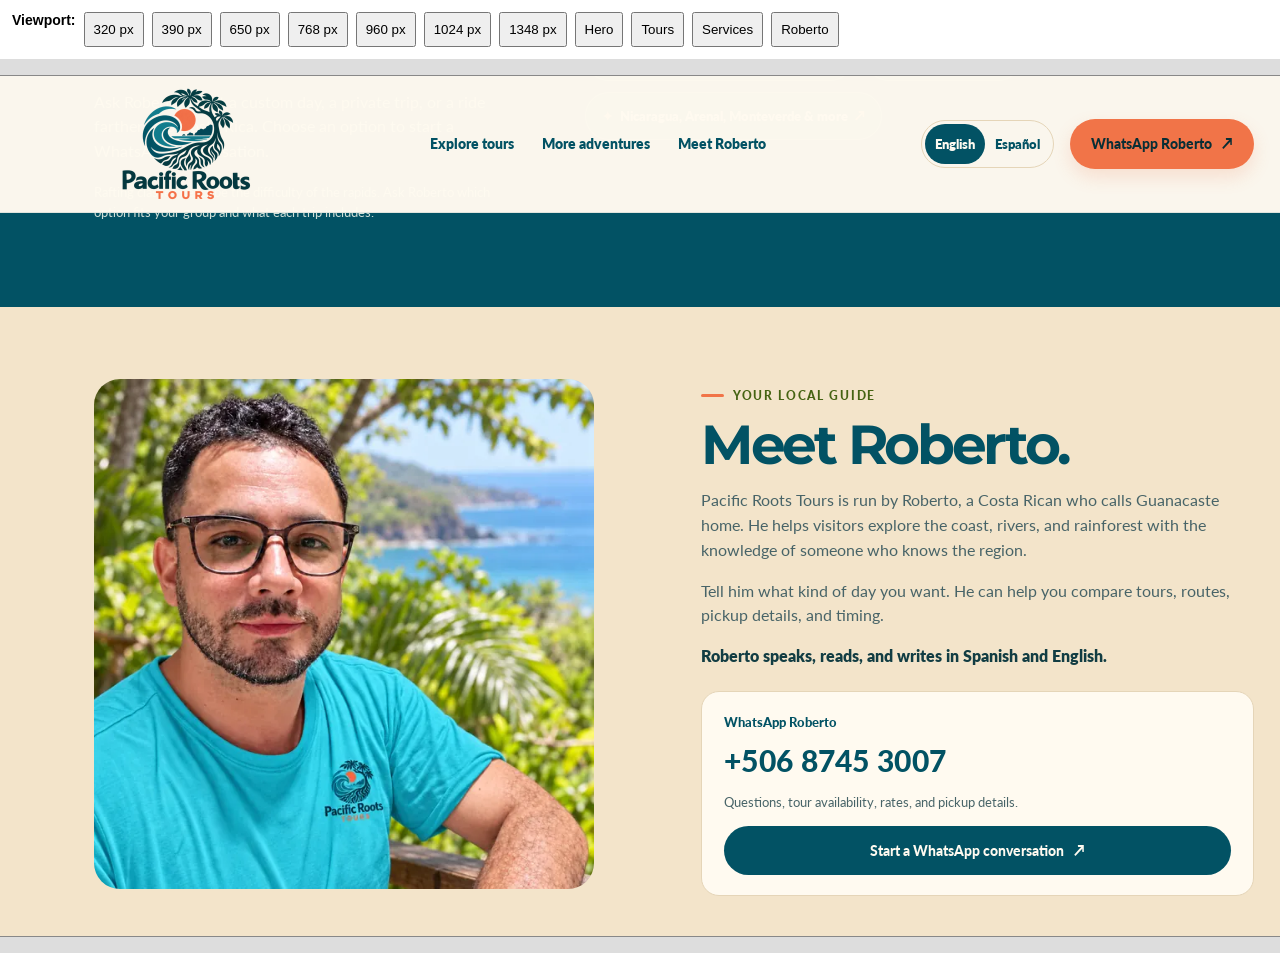
<file: layout-check.html>
<!doctype html><html lang="en"><meta charset="utf-8"><title>Pacific Roots layout check</title><style>body{margin:0;background:#ddd;font:14px Arial}header{position:sticky;top:0;background:#fff;padding:12px;z-index:2;display:flex;gap:8px;flex-wrap:wrap}button{padding:8px;cursor:pointer}#stage{padding:16px;overflow:auto}iframe{display:block;border:1px solid #888;background:#fff;height:860px}</style><header><strong>Viewport:</strong><button data-width="320">320 px</button><button data-width="390">390 px</button><button data-width="650">650 px</button><button data-width="768">768 px</button><button data-width="960">960 px</button><button data-width="1024">1024 px</button><button data-width="1348">1348 px</button><button data-section="top">Hero</button><button data-section="tours">Tours</button><button data-section="more">Services</button><button data-section="roberto">Roberto</button></header><div id="stage"><iframe id="sitePreview" title="Website layout preview" width="1348" src="./index.html#roberto"></iframe></div><script>const f=document.getElementById('sitePreview');document.querySelectorAll('[data-width]').forEach(b=>b.onclick=()=>f.width=b.dataset.width);document.querySelectorAll('[data-section]').forEach(b=>b.onclick=()=>f.src='./index.html#'+b.dataset.section);</script></html>
</file>
<file: assets/site.css>
:root{--deep:#025264;--aqua:#29aeb6;--coral:#f17448;--coral-text:#b04423;--cream:#f3e4ca;--leaf:#456312;--ink:#123d43;--button-ink:#082e35;--muted:#486468;--paper:#fffaf0;--line:#e5d5b8;--shadow:0 22px 55px rgba(2,82,100,.15);--round:26px;--anchor-offset:152px}
*{box-sizing:border-box}
html{scroll-behavior:smooth;scroll-padding-top:var(--anchor-offset)}
body{margin:0;background:var(--paper);color:var(--ink);font-family:Lato,Arial,sans-serif;line-height:1.55}
a{color:inherit}button{font:inherit}img{max-width:100%}
.shell{width:min(1160px,calc(100% - 48px));margin:auto}
.skip-link{position:fixed;left:16px;top:12px;z-index:30;padding:10px 16px;border-radius:8px;background:var(--deep);color:var(--paper);transform:translateY(-180%)}
.skip-link:focus{transform:translateY(0)}
header{position:sticky;top:0;z-index:10;background:rgba(255,250,240,.98);border-bottom:1px solid rgba(2,82,100,.11)}
.nav{min-height:136px;display:flex;align-items:center;justify-content:space-between;gap:24px}
.brand{display:flex;align-items:center;text-decoration:none;flex-shrink:0}
.brand img.brand-logo{display:block;width:180px;height:auto;object-fit:contain}
.nav-links{display:flex;align-items:center;gap:28px}
.nav-links a{font-size:14px;text-decoration:none;font-weight:800;color:var(--deep);padding:10px 0}
.nav-links a:hover{text-decoration:underline;text-underline-offset:5px}
.nav-contact{display:none}
.button{display:inline-flex;align-items:center;justify-content:center;gap:10px;min-height:48px;padding:14px 21px;border-radius:999px;background:var(--coral);color:var(--button-ink);text-decoration:none;font-size:14px;font-weight:900;box-shadow:0 8px 18px rgba(241,116,72,.18);transition:transform .2s,box-shadow .2s}
.button:hover{transform:translateY(-2px);box-shadow:0 12px 22px rgba(2,82,100,.16)}
.button.deep{background:var(--deep);color:var(--paper);box-shadow:none}
.button.outline{background:transparent;color:var(--deep);box-shadow:inset 0 0 0 1.5px rgba(2,82,100,.4)}
.menu{display:none;border:1px solid var(--line);border-radius:10px;background:var(--paper);color:var(--deep);min-width:48px;min-height:48px;font-size:27px;padding:6px}
a:focus-visible,button:focus-visible,summary:focus-visible{outline:3px solid var(--deep);outline-offset:4px}
.more a:focus-visible{outline-color:var(--paper)}
.hero{position:relative;overflow:hidden;background:var(--cream)}
.hero:after{content:"";position:absolute;right:-7%;bottom:-205px;width:66%;height:300px;border:1px solid rgba(41,174,182,.45);border-radius:50%;box-shadow:0 0 0 17px rgba(41,174,182,.08),0 0 0 36px rgba(41,174,182,.08);transform:rotate(-7deg)}
.hero-grid{position:relative;z-index:1;display:grid;grid-template-columns:.9fr 1.1fr;align-items:center;gap:46px;min-height:600px;padding:48px 0 60px}
.eyebrow{display:inline-flex;align-items:center;gap:9px;color:var(--leaf);font-size:12px;font-weight:900;letter-spacing:.14em;text-transform:uppercase}
.eyebrow:before{content:"";width:23px;height:3px;border-radius:4px;background:var(--coral)}
h1,h2,h3{font-family:Montserrat,Lato,sans-serif}
h1{max-width:560px;margin:17px 0 18px;color:var(--deep);font-size:clamp(46px,6.1vw,76px);line-height:.99;letter-spacing:-.065em}
h1 em{color:var(--coral-text);font-style:normal}
.hero-copy{max-width:520px;color:#405f61;font-size:18px;line-height:1.65}
.actions{display:flex;gap:12px;flex-wrap:wrap;margin-top:26px}
.hero-photos{position:relative;min-height:455px}
.hero-main{position:absolute;right:0;top:12px;width:83%;height:390px;object-fit:cover;border:8px solid var(--paper);border-radius:38% 38% 22px 22px;box-shadow:var(--shadow);transform:rotate(2deg)}
.hero-inset{position:absolute;left:0;bottom:4px;width:43%;height:210px;object-fit:cover;border:7px solid var(--paper);border-radius:22px;box-shadow:var(--shadow);transform:rotate(-5deg)}
.image-note{margin:16px 0 0;color:var(--muted);font-size:12px}
.tour-section{padding:80px 0 88px;background:var(--paper)}
.section-head{display:flex;justify-content:space-between;align-items:end;gap:30px;margin-bottom:30px}
.section-head h2{max-width:650px;margin:11px 0 0;color:var(--deep);font-size:clamp(34px,4.5vw,54px);line-height:1.04;letter-spacing:-.055em}
.section-head p{max-width:390px;margin:0;color:var(--muted);font-size:15px}
.booking-help{margin:0 0 24px;padding:15px 18px;border-radius:14px;border:1px solid var(--line);font-size:14px;color:var(--ink)}
.booking-help strong{color:var(--deep)}
.tour-grid{display:grid;grid-template-columns:repeat(3,minmax(0,1fr));gap:22px}
.tour-card{min-width:0;overflow:hidden;display:flex;flex-direction:column;border:1px solid rgba(2,82,100,.1);border-radius:var(--round);background:#fff;box-shadow:0 9px 26px rgba(2,82,100,.08)}
.tour-photo{position:relative;flex-shrink:0;height:224px;overflow:hidden;background:var(--aqua)}
.tour-photo img{display:block;width:100%;height:100%;object-fit:cover}
.tag{position:absolute;z-index:1;top:14px;left:14px;padding:7px 11px;border-radius:999px;background:var(--paper);color:var(--deep);font-size:10px;font-weight:900;letter-spacing:.06em;text-transform:uppercase}
.tour-content{display:flex;flex-direction:column;flex:1;padding:20px 21px 22px}
.tour-content h3{margin:0 0 9px;color:var(--deep);font-size:22px;line-height:1.15;letter-spacing:-.04em}
.tour-content p{margin:0 0 16px;color:var(--muted);font-size:14px}
.details{margin-top:auto;border-top:1px solid var(--line)}
.details summary{min-height:44px;padding-top:12px;cursor:pointer;list-style:none;color:var(--deep);font-size:13px;font-weight:900}
.details summary::-webkit-details-marker{display:none}
.details summary:after{content:"＋";float:right;color:var(--coral-text);font-size:16px}
.details[open] summary:after{content:"−"}
.details ul{margin:0 0 10px;padding-left:19px;color:#4c6668;font-size:13px}
.details li{margin:5px 0}
.tour-booking{width:100%;margin-top:12px;font-size:13px;padding:12px 14px}
.tour-section .image-note{margin-top:20px}
.more{position:relative;overflow:hidden;padding:72px 0;background:var(--deep);color:var(--paper)}
.more:after{content:"";position:absolute;width:430px;height:430px;right:-140px;top:-230px;border:1px solid rgba(255,255,255,.25);border-radius:50%;box-shadow:0 0 0 25px rgba(255,255,255,.04),0 0 0 55px rgba(255,255,255,.04)}
.more-grid{position:relative;z-index:1;display:grid;grid-template-columns:.8fr 1.2fr;align-items:center;gap:45px}
.more .eyebrow{color:#b7e7d1}
.more h2{margin:13px 0;color:var(--paper);font-size:clamp(34px,4vw,50px);line-height:1.04;letter-spacing:-.05em}
.more p{max-width:410px;color:#d0e0d8}
.pills{display:flex;flex-wrap:wrap;gap:11px}
.pill{display:inline-flex;align-items:center;gap:7px;min-height:48px;max-width:100%;padding:12px 16px;border:1px solid rgba(255,255,255,.4);border-radius:24px;background:rgba(255,255,255,.06);color:var(--paper);font-size:13px;font-weight:800;text-decoration:none;transition:background .2s}
.pill:hover{background:rgba(255,255,255,.17)}
.pill b,.pill span{flex-shrink:0;color:#ffbf9d}
.pill .pill-label{color:inherit;flex-shrink:1;overflow-wrap:anywhere}
.roberto{padding:72px 0 0;background:var(--cream)}
.roberto-grid{display:grid;grid-template-columns:1fr 1fr;gap:54px;align-items:start;padding-bottom:48px}
.roberto-photo{height:510px;max-width:500px;align-self:start;overflow:hidden;border-radius:var(--round)}
.roberto-photo img{width:100%;height:100%;display:block;object-fit:cover;object-position:center top}
.roberto-copy{padding:0}
.roberto-copy h2{margin:12px 0 15px;color:var(--deep);font-size:clamp(38px,4.5vw,55px);line-height:1;letter-spacing:-.06em}
.roberto-copy p{color:var(--muted);font-size:16px}
.roberto-copy .languages{color:var(--ink);font-weight:800}
.contact-card{margin-top:22px;padding:20px 22px;border-radius:18px;background:var(--paper);border:1px solid var(--line)}
.contact-card .contact-label{display:block;color:var(--deep);font-size:13px;font-weight:900}
.contact-number{display:inline-block;margin:5px 0 8px;color:var(--deep);font-size:clamp(23px,3vw,30px);font-weight:900;text-decoration:none;letter-spacing:.01em}
.contact-number:hover{text-decoration:underline;text-underline-offset:4px}
.contact-card p{margin:0 0 14px;font-size:13px}
.contact-card .button{width:100%}
.plan{padding:44px 0 80px;background:var(--cream)}
.plan-card{display:flex;align-items:center;justify-content:space-between;gap:25px;padding:38px 42px;border-radius:30px;background:var(--coral);color:var(--button-ink)}
.plan-copy{max-width:650px}
.plan-card h2{margin:0 0 8px;font-size:clamp(30px,4vw,43px);line-height:1.05;letter-spacing:-.05em}
.plan-card p{margin:0;color:var(--button-ink)}
.plan-card a{flex-shrink:0}
footer{padding:28px 0;background:var(--paper);color:var(--deep);font-size:13px;border-top:1px solid var(--line)}
.footer-row{display:flex;align-items:center;justify-content:space-between;gap:25px}
.footer-note{max-width:380px;text-align:right;color:var(--muted)}
.footer-note strong{color:var(--deep)}
.footer-note a{display:inline-block;padding:8px 0;font-size:17px;font-weight:900;color:var(--deep);text-underline-offset:4px}
@media(min-width:651px){.tour-card:last-child{grid-column:1/-1;display:grid;grid-template-columns:1fr 1fr}.tour-card:last-child .tour-photo{height:100%;min-height:290px}.tour-card:last-child .tour-content{padding:28px}.tour-card:last-child h3{font-size:28px}}
@media(max-width:1000px){.hero-grid{gap:25px;min-height:550px}.hero-photos{min-height:390px}.hero-main{height:330px}.hero-inset{height:170px}.tour-grid{grid-template-columns:repeat(2,minmax(0,1fr))}.roberto-grid{gap:32px}.roberto-photo{height:440px}.plan-card{padding:32px}.plan-card .button{max-width:220px}}
@media(max-width:1100px){:root{--anchor-offset:132px}.nav{min-height:116px;flex-wrap:wrap;gap:12px;padding:6px 0}.brand img.brand-logo{width:148px}.nav-cta{display:none}.nav-links{order:3;flex-basis:100%;flex-direction:column;align-items:stretch;gap:8px;padding:10px 0 18px}.nav-links a{min-height:44px;padding:10px 12px}.nav-contact{display:block}.has-js .nav{flex-wrap:nowrap}.has-js .menu{display:block}.has-js .nav-links{display:none;position:absolute;left:0;right:0;top:100%;padding:16px 24px 20px;background:var(--paper);border-bottom:1px solid var(--line);box-shadow:0 12px 20px rgba(2,82,100,.09)}.has-js .nav-links.open{display:flex}}
@media(max-width:650px){.shell{width:min(calc(100% - 32px),560px)}.hero-grid{grid-template-columns:1fr;gap:0;padding:34px 0 40px}.hero-copy{font-size:16px}.hero-photos{min-height:315px;margin:22px 0 0}.hero-main{width:86%;height:270px;top:3px;border-width:6px;border-radius:32% 32% 18px 18px}.hero-inset{width:45%;height:140px;border-width:6px}.tour-section{padding:56px 0}.section-head{display:block;margin-bottom:20px}.section-head p{margin-top:14px}.tour-grid{grid-template-columns:1fr;gap:20px}.tour-photo{height:230px}.more{padding:56px 0}.more-grid,.roberto-grid{grid-template-columns:1fr;gap:24px}.roberto{padding:56px 0 0}.roberto-copy{padding-bottom:0}.roberto-grid{padding-bottom:0}.roberto-photo{height:350px;width:min(100%,390px);margin:auto;order:2}.plan{padding:32px 0 56px}.plan-card{align-items:flex-start;flex-direction:column;padding:28px 24px}.plan-card .button{max-width:none;width:100%}.footer-row{align-items:flex-start;flex-direction:column;gap:12px}.footer-note{text-align:left}.contact-card{padding:18px}.tour-booking{font-size:14px}}
@media(prefers-reduced-motion:reduce){html{scroll-behavior:auto}*,*:before,*:after{transition-duration:.01ms!important;animation-duration:.01ms!important}}

html:not(.has-js){scroll-padding-top:20px}html:not(.has-js) header{position:static}

.more .service-note{font-size:13px;color:#d0e0d8;margin-top:18px}

/* Language controls remain available alongside the mobile menu. */
.nav-actions{display:flex;align-items:center;gap:16px;flex-shrink:0}
.language-switch{display:flex;align-items:center;border:1px solid var(--line);border-radius:999px;padding:3px;flex-shrink:0}
.language-switch a{display:flex;align-items:center;justify-content:center;min-height:40px;padding:8px 10px;border-radius:999px;font-size:13px;font-weight:800;text-decoration:none;color:var(--deep)}
.language-switch a[aria-current="page"]{background:var(--deep);color:var(--paper)}
.language-switch a:hover{text-decoration:underline;text-underline-offset:3px}
html[lang="es"] h1{font-size:clamp(43px,5.5vw,68px)}
@media(max-width:1100px){.nav-actions{order:2}.nav-actions .menu{display:none}.has-js .nav-actions .menu{display:block}}
@media(max-width:480px){.nav{gap:8px}.brand img.brand-logo{width:100px}.nav-actions{gap:8px}.language-switch a{font-size:12px;padding:8px 7px}.nav-actions .menu{min-width:44px;width:44px;min-height:44px}}

.pill .pill-channel{font-size:11px;font-weight:700;letter-spacing:.02em}
</file>
